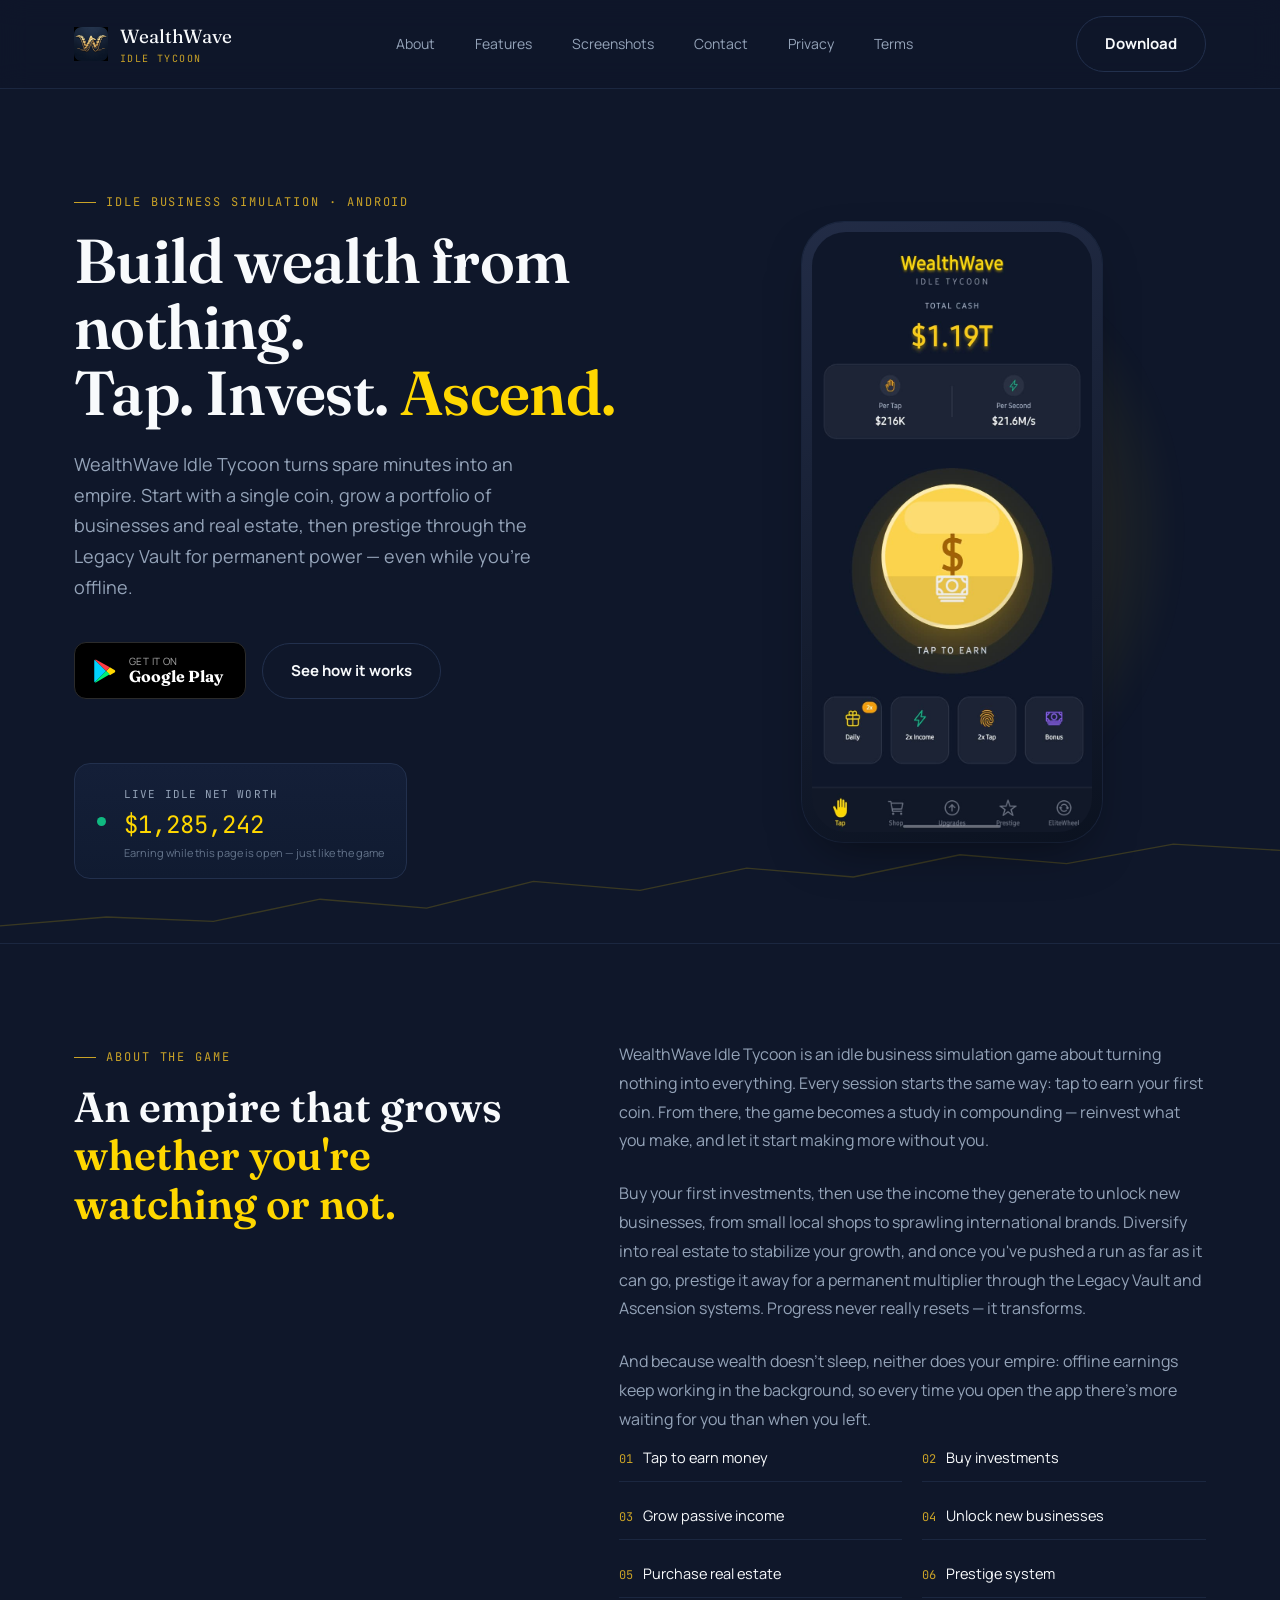
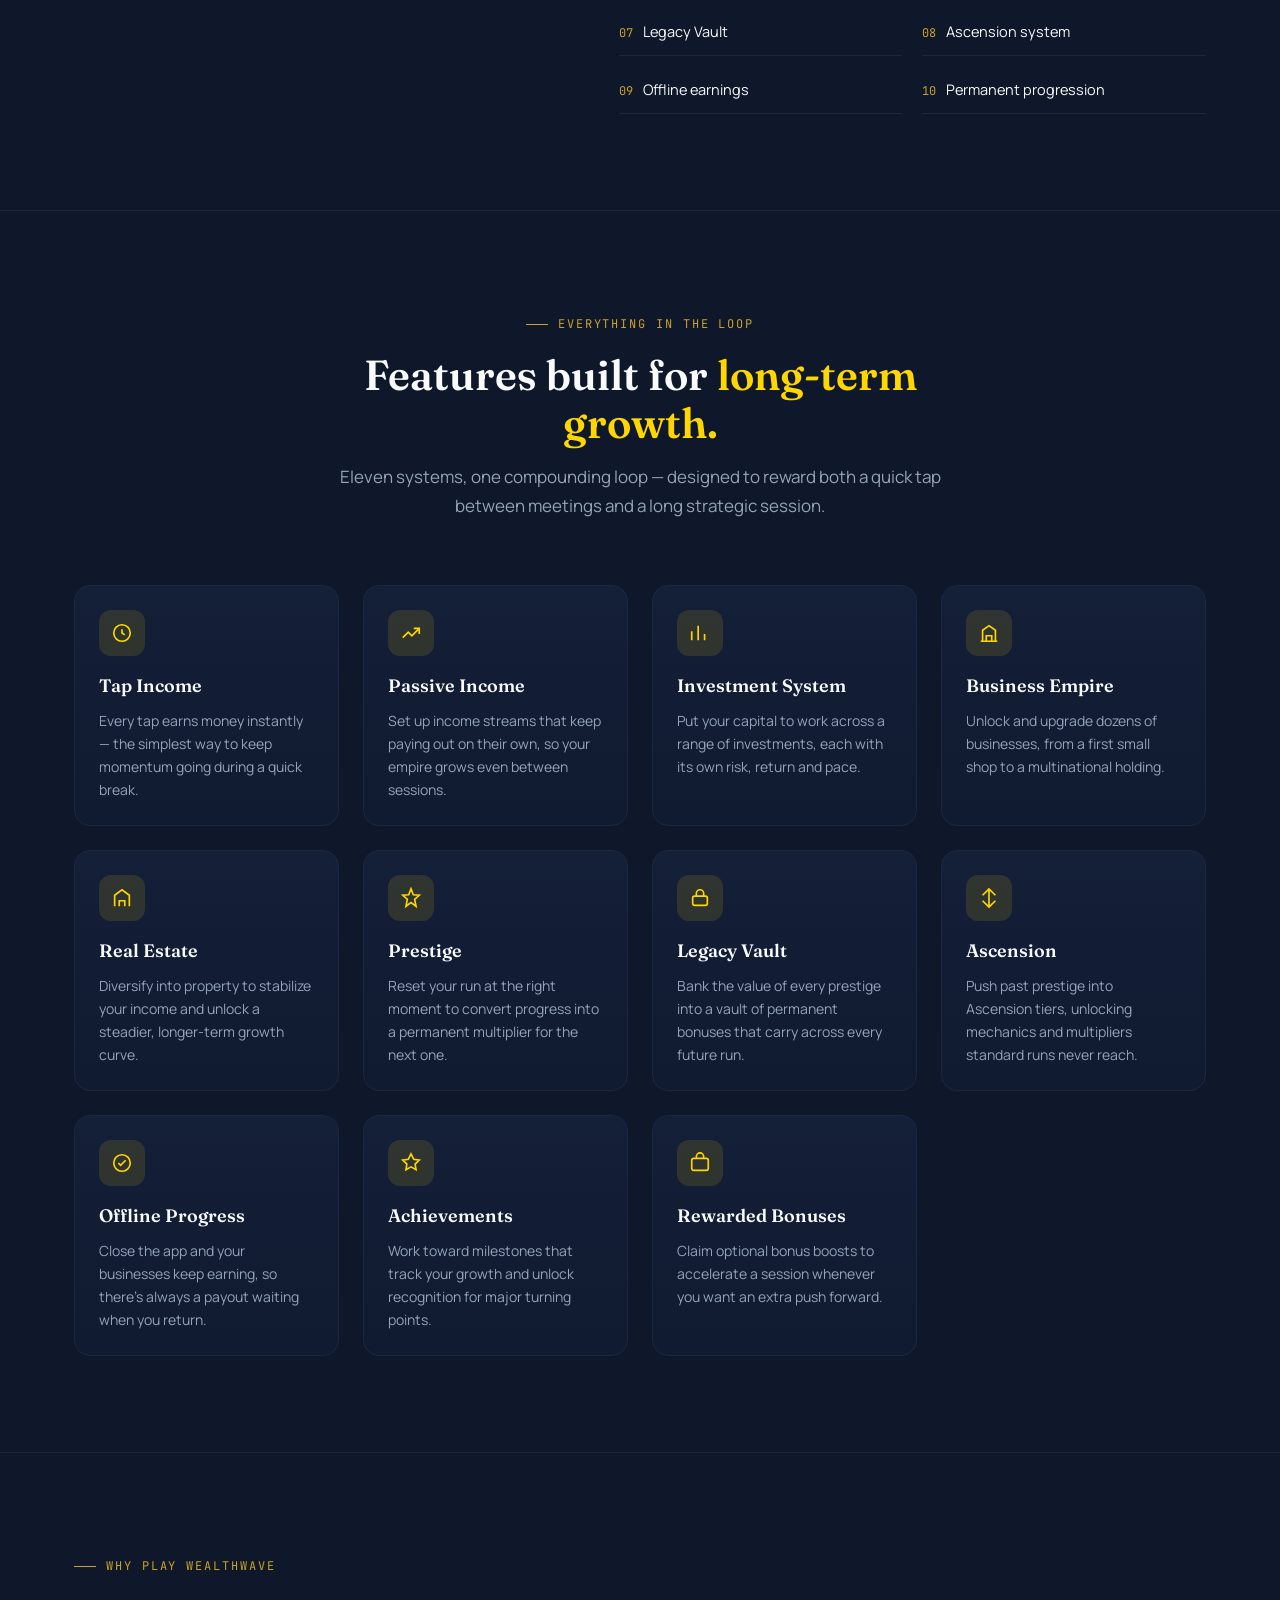
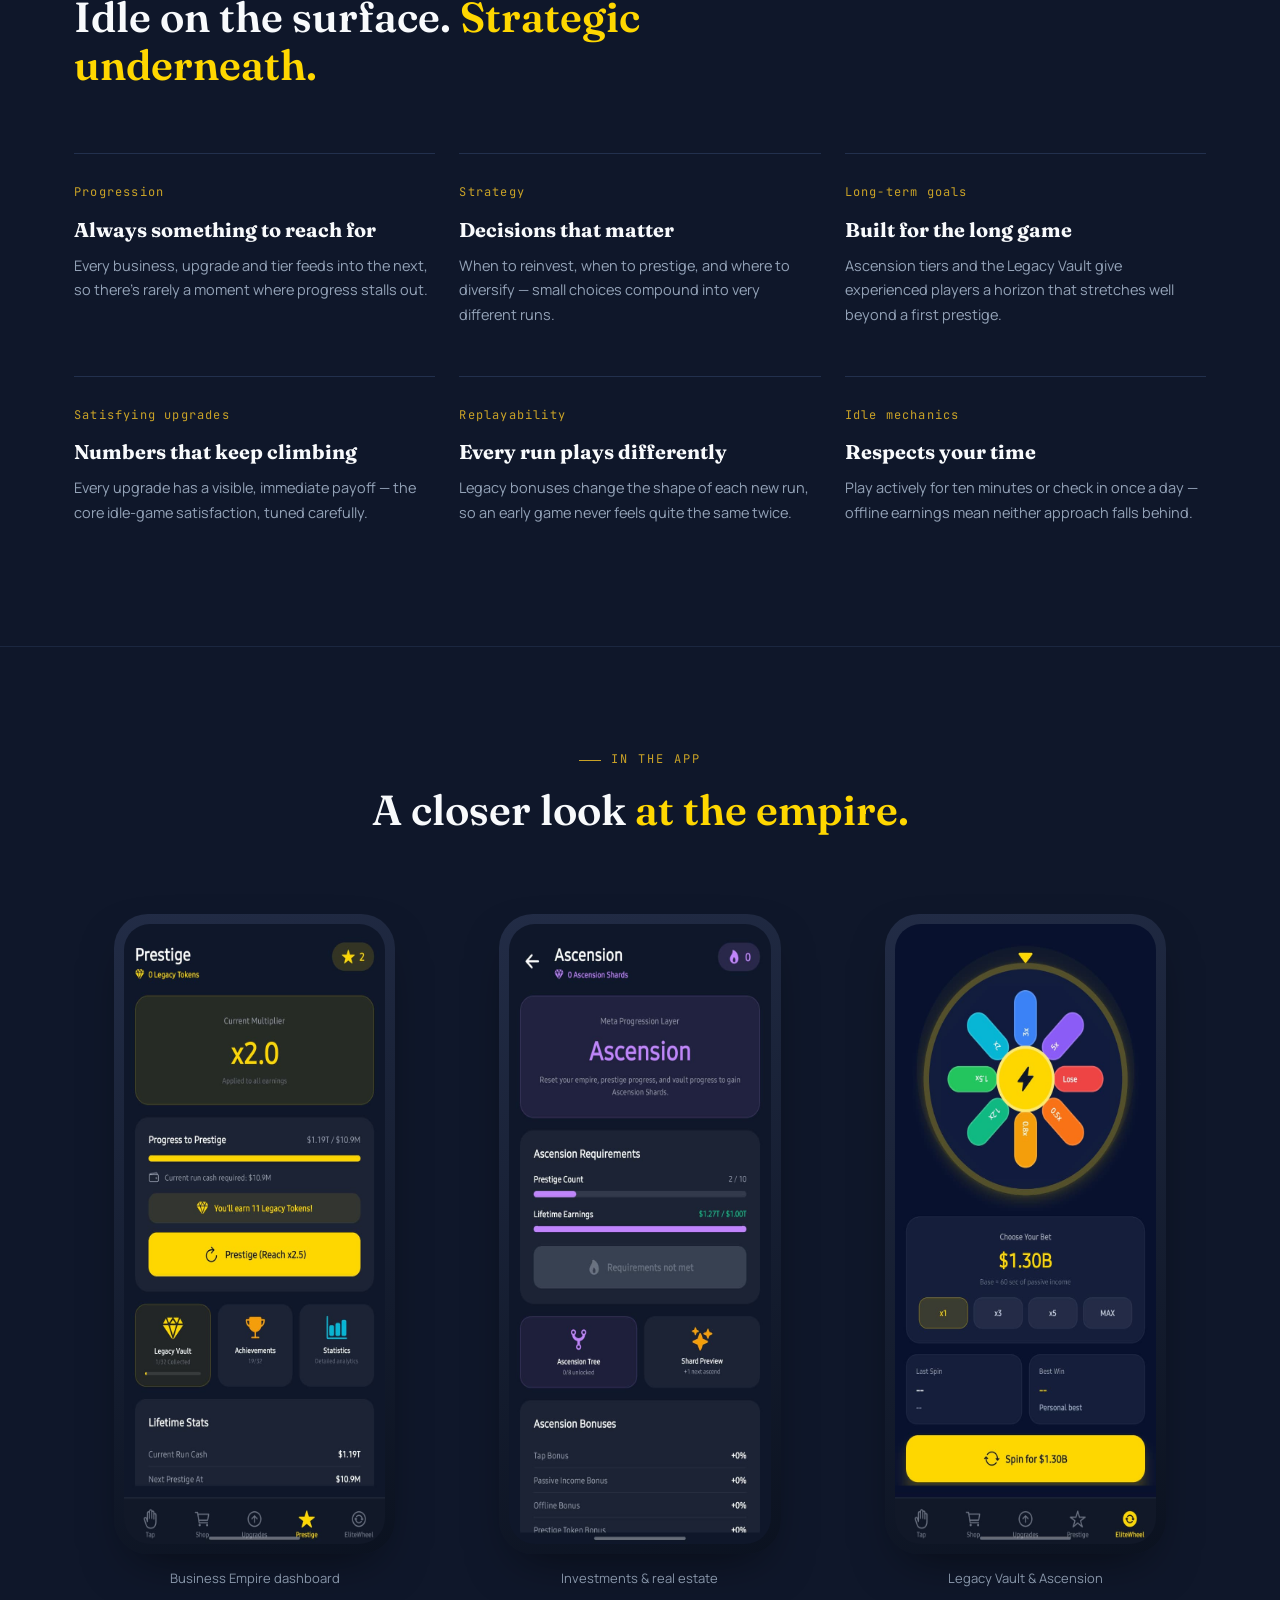
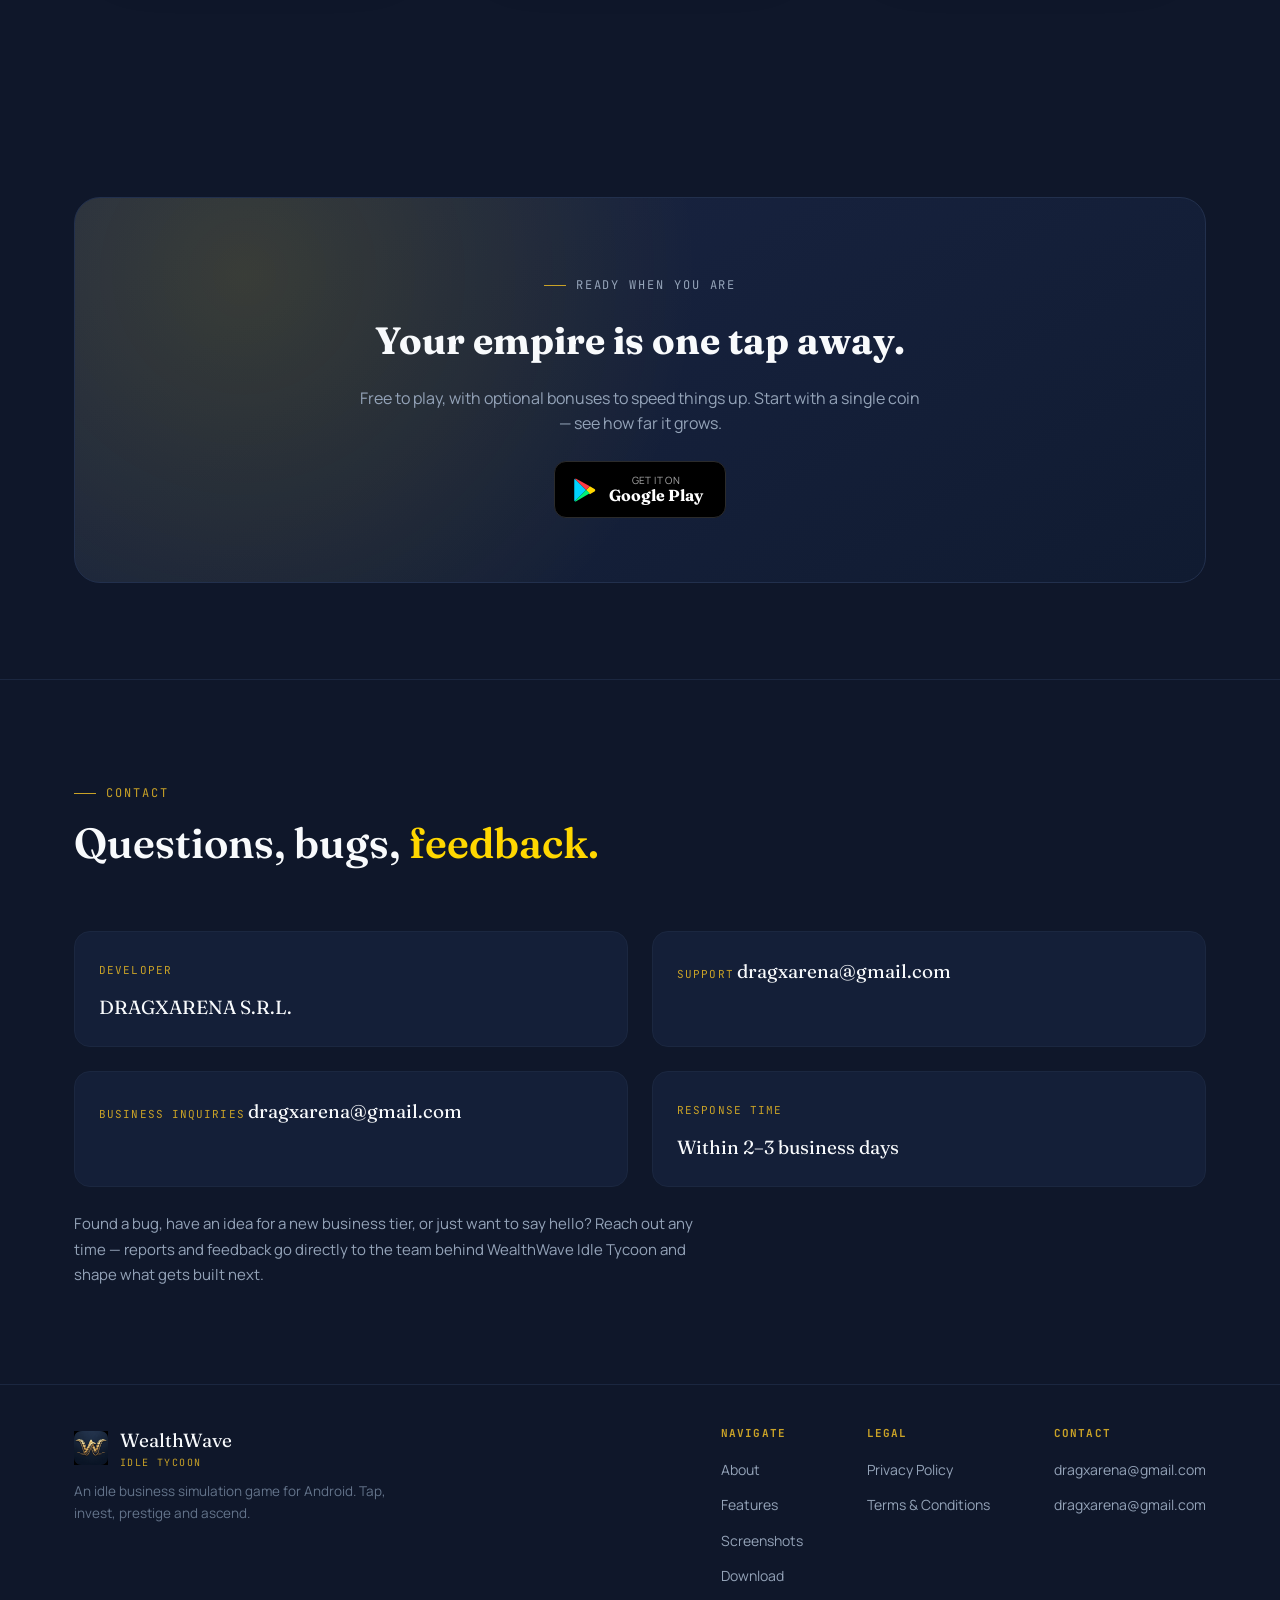
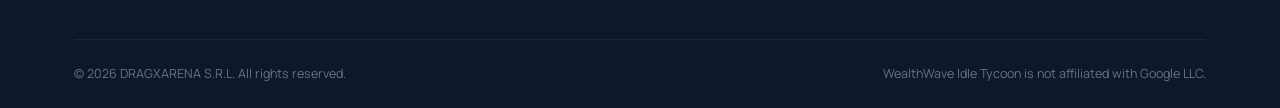
<file: index.html>
<!DOCTYPE html>
<html lang="en">
<head>
  <meta charset="UTF-8">
  <meta name="viewport" content="width=device-width, initial-scale=1.0">
  <title>WealthWave Idle Tycoon — Build Your Empire, One Tap at a Time</title>
  <meta name="description" content="WealthWave Idle Tycoon is a premium idle business simulation game for Android. Tap to earn, grow passive income, build a business empire, invest in real estate, and ascend through prestige and Legacy Vault systems.">
  <meta name="keywords" content="WealthWave Idle Tycoon, idle game, tycoon game, business simulation, idle tycoon Android, incremental game, business empire game, prestige idle game">
  <meta name="author" content="DRAGXARENA S.R.L.">
  <link rel="canonical" href="https://example.com/">

  <!-- Open Graph -->
  <meta property="og:type" content="website">
  <meta property="og:title" content="WealthWave Idle Tycoon — Build Your Empire, One Tap at a Time">
  <meta property="og:description" content="A premium idle business simulation for Android. Tap, invest, prestige and ascend to build the ultimate empire.">
  <meta property="og:image" content="https://example.com/images/hero-placeholder.jpeg">
  <meta property="og:url" content="https://example.com/">
  <meta property="og:site_name" content="WealthWave Idle Tycoon">
  <meta property="og:locale" content="en_US">

  <!-- Twitter -->
  <meta name="twitter:card" content="summary_large_image">
  <meta name="twitter:title" content="WealthWave Idle Tycoon — Build Your Empire, One Tap at a Time">
  <meta name="twitter:description" content="A premium idle business simulation for Android. Tap, invest, prestige and ascend to build the ultimate empire.">
  <meta name="twitter:image" content="https://example.com/images/hero-placeholder.jpeg">

  <link rel="icon" href="favicon.svg" type="image/svg+xml">
  <link rel="icon" href="favicon.ico" sizes="any">

  <link rel="preconnect" href="https://fonts.googleapis.com">
  <link rel="preconnect" href="https://fonts.gstatic.com" crossorigin>
  <link href="https://fonts.googleapis.com/css2?family=Fraunces:opsz,wght@9..144,500;9..144,600;9..144,700&family=Manrope:wght@400;500;600;700;800&family=JetBrains+Mono:wght@400;500&display=swap" rel="stylesheet">

  <link rel="stylesheet" href="css/style.css">
</head>
<body>
  <a class="skip-link" href="#main">Skip to content</a>

  <!-- =================== HEADER =================== -->
  <header class="site-header">
    <nav class="nav" aria-label="Primary">
      <a href="index.html" class="brand">
        <img src="images/logo-placeholder.png" alt="WealthWave Idle Tycoon logo" width="34" height="34">
        <span>
          WealthWave
          <span class="brand-sub">IDLE TYCOON</span>
        </span>
      </a>

      <ul class="nav-links">
        <li><a href="#about">About</a></li>
        <li><a href="#features">Features</a></li>
        <li><a href="#screenshots">Screenshots</a></li>
        <li><a href="#contact">Contact</a></li>
        <li><a href="privacy.html">Privacy</a></li>
        <li><a href="terms.html">Terms</a></li>
      </ul>

      <div class="nav-cta">
        <a href="#download" class="btn btn-ghost">Download</a>
      </div>

      <button class="nav-toggle" aria-label="Toggle navigation menu" aria-expanded="false">
        <svg width="20" height="20" viewBox="0 0 24 24" fill="none" stroke="currentColor" stroke-width="2" stroke-linecap="round"><line x1="3" y1="6" x2="21" y2="6"/><line x1="3" y1="12" x2="21" y2="12"/><line x1="3" y1="18" x2="21" y2="18"/></svg>
      </button>
    </nav>
  </header>

  <main id="main">
    <!-- =================== HERO =================== -->
    <section class="hero">
      <div class="container hero-grid">
        <div class="hero-copy">
          <p class="eyebrow">Idle Business Simulation · Android</p>
          <h1>Build wealth from nothing.<br>Tap. Invest. <span class="accent">Ascend.</span></h1>
          <p class="hero-sub">
            WealthWave Idle Tycoon turns spare minutes into an empire. Start with a single coin,
            grow a portfolio of businesses and real estate, then prestige through the Legacy Vault
            for permanent power — even while you're offline.
          </p>

          <div class="hero-actions">
            <a href="#download" class="play-badge" aria-label="Get it on Google Play">
              <svg viewBox="0 0 24 24" aria-hidden="true"><path fill="#00D2FF" d="M3 2.5v19c0 .4.2.7.5.9L14 12 3.5 1.6c-.3.2-.5.5-.5.9z"/><path fill="#FFD700" d="M14 12l3.4-3.4 4.3 2.5c.9.5.9 1.8 0 2.3l-4.3 2.5L14 12z"/><path fill="#00F076" d="M14 12L3.5 22.4c.2.1.4.2.6.2.2 0 .5-.1.7-.2L17.4 15 14 12z"/><path fill="#FF3A44" d="M14 12l3.4-3.5L4.8 1.7c-.4-.2-.9-.2-1.3 0L14 12z"/></svg>
              <span class="badge-copy">
                <small>GET IT ON</small>
                <strong>Google Play</strong>
              </span>
            </a>
            <a href="#about" class="btn btn-ghost">See how it works</a>
          </div>

          <div class="hero-ticker">
            <span class="ticker-dot" aria-hidden="true"></span>
            <div>
              <span class="ticker-label">Live idle net worth</span><br>
              <span class="ticker-value" data-wealth-ticker>$1,284,902</span>
              <div class="ticker-sub">Earning while this page is open — just like the game</div>
            </div>
          </div>
        </div>

        <div class="hero-visual">
          <div class="phone-frame">
            <img src="images/hero-placeholder.jpeg" alt="WealthWave Idle Tycoon app screen showing net worth, businesses and an ascension button" width="300" height="600">
          </div>
        </div>
      </div>

      <svg class="hero-chart-line" viewBox="0 0 1440 120" preserveAspectRatio="none" aria-hidden="true">
        <polyline points="0,100 120,90 240,95 360,70 480,80 600,50 720,60 840,35 960,45 1080,20 1200,30 1320,8 1440,15"
          fill="none" stroke="#FFD700" stroke-width="1.5" opacity="0.35"/>
      </svg>
    </section>

    <!-- =================== ABOUT =================== -->
    <section class="about" id="about">
      <div class="container about-grid">
        <div class="section-head">
          <p class="eyebrow">About the game</p>
          <h2 class="section-title">An empire that grows <em>whether you're watching or not.</em></h2>
        </div>

        <div>
          <div class="about-copy">
            <p>
              WealthWave Idle Tycoon is an idle business simulation game about turning nothing into
              everything. Every session starts the same way: tap to earn your first coin. From there,
              the game becomes a study in compounding — reinvest what you make, and let it start
              making more without you.
            </p>
            <p>
              Buy your first investments, then use the income they generate to unlock new businesses,
              from small local shops to sprawling international brands. Diversify into real estate to
              stabilize your growth, and once you've pushed a run as far as it can go, prestige it away
              for a permanent multiplier through the Legacy Vault and Ascension systems. Progress never
              really resets — it transforms.
            </p>
            <p>
              And because wealth doesn't sleep, neither does your empire: offline earnings keep working
              in the background, so every time you open the app there's more waiting for you than when
              you left.
            </p>
          </div>

          <ul class="mechanics-list">
            <li><span class="mech-index">01</span> Tap to earn money</li>
            <li><span class="mech-index">02</span> Buy investments</li>
            <li><span class="mech-index">03</span> Grow passive income</li>
            <li><span class="mech-index">04</span> Unlock new businesses</li>
            <li><span class="mech-index">05</span> Purchase real estate</li>
            <li><span class="mech-index">06</span> Prestige system</li>
            <li><span class="mech-index">07</span> Legacy Vault</li>
            <li><span class="mech-index">08</span> Ascension system</li>
            <li><span class="mech-index">09</span> Offline earnings</li>
            <li><span class="mech-index">10</span> Permanent progression</li>
          </ul>
        </div>
      </div>
    </section>

    <!-- =================== FEATURES =================== -->
    <section class="features" id="features">
      <div class="container">
        <div class="section-head center" style="margin-left:auto;margin-right:auto;">
          <p class="eyebrow" style="justify-content:center;">Everything in the loop</p>
          <h2 class="section-title">Features built for <em>long-term growth.</em></h2>
          <p class="section-lede">Eleven systems, one compounding loop — designed to reward both a quick tap between meetings and a long strategic session.</p>
        </div>

        <div class="feature-grid">

          <article class="feature-card">
            <div class="feature-icon"><svg viewBox="0 0 24 24" fill="none" stroke="currentColor" stroke-width="1.8"><circle cx="12" cy="12" r="9"/><path d="M12 8v4l3 2"/></svg></div>
            <h3>Tap Income</h3>
            <p>Every tap earns money instantly — the simplest way to keep momentum going during a quick break.</p>
          </article>

          <article class="feature-card">
            <div class="feature-icon"><svg viewBox="0 0 24 24" fill="none" stroke="currentColor" stroke-width="1.8"><path d="M3 17l6-6 4 4 8-8"/><path d="M15 7h6v6"/></svg></div>
            <h3>Passive Income</h3>
            <p>Set up income streams that keep paying out on their own, so your empire grows even between sessions.</p>
          </article>

          <article class="feature-card">
            <div class="feature-icon"><svg viewBox="0 0 24 24" fill="none" stroke="currentColor" stroke-width="1.8"><path d="M3 20V10M10 20V4M17 20v-7"/></svg></div>
            <h3>Investment System</h3>
            <p>Put your capital to work across a range of investments, each with its own risk, return and pace.</p>
          </article>

          <article class="feature-card">
            <div class="feature-icon"><svg viewBox="0 0 24 24" fill="none" stroke="currentColor" stroke-width="1.8"><path d="M3 21h18M5 21V9l7-5 7 5v12M9 21v-6h6v6"/></svg></div>
            <h3>Business Empire</h3>
            <p>Unlock and upgrade dozens of businesses, from a first small shop to a multinational holding.</p>
          </article>

          <article class="feature-card">
            <div class="feature-icon"><svg viewBox="0 0 24 24" fill="none" stroke="currentColor" stroke-width="1.8"><path d="M4 21V9l8-6 8 6v12M9 21v-6h6v6"/></svg></div>
            <h3>Real Estate</h3>
            <p>Diversify into property to stabilize your income and unlock a steadier, longer-term growth curve.</p>
          </article>

          <article class="feature-card">
            <div class="feature-icon"><svg viewBox="0 0 24 24" fill="none" stroke="currentColor" stroke-width="1.8"><path d="M12 2l2.5 6.5L21 9l-5 4.5L17.5 21 12 17l-5.5 4L8 13.5 3 9l6.5-.5z"/></svg></div>
            <h3>Prestige</h3>
            <p>Reset your run at the right moment to convert progress into a permanent multiplier for the next one.</p>
          </article>

          <article class="feature-card">
            <div class="feature-icon"><svg viewBox="0 0 24 24" fill="none" stroke="currentColor" stroke-width="1.8"><rect x="4" y="10" width="16" height="10" rx="2"/><path d="M8 10V7a4 4 0 0 1 8 0v3"/></svg></div>
            <h3>Legacy Vault</h3>
            <p>Bank the value of every prestige into a vault of permanent bonuses that carry across every future run.</p>
          </article>

          <article class="feature-card">
            <div class="feature-icon"><svg viewBox="0 0 24 24" fill="none" stroke="currentColor" stroke-width="1.8"><path d="M12 2v20M5 9l7-7 7 7M5 15l7 7 7-7"/></svg></div>
            <h3>Ascension</h3>
            <p>Push past prestige into Ascension tiers, unlocking mechanics and multipliers standard runs never reach.</p>
          </article>

          <article class="feature-card">
            <div class="feature-icon"><svg viewBox="0 0 24 24" fill="none" stroke="currentColor" stroke-width="1.8"><circle cx="12" cy="12" r="9"/><path d="M8 12l2.5 2.5L16 9"/></svg></div>
            <h3>Offline Progress</h3>
            <p>Close the app and your businesses keep earning, so there's always a payout waiting when you return.</p>
          </article>

          <article class="feature-card">
            <div class="feature-icon"><svg viewBox="0 0 24 24" fill="none" stroke="currentColor" stroke-width="1.8"><path d="M12 2l3 6 6 .9-4.5 4.3 1 6-5.5-3-5.5 3 1-6L3 8.9 9 8z"/></svg></div>
            <h3>Achievements</h3>
            <p>Work toward milestones that track your growth and unlock recognition for major turning points.</p>
          </article>

          <article class="feature-card">
            <div class="feature-icon"><svg viewBox="0 0 24 24" fill="none" stroke="currentColor" stroke-width="1.8"><rect x="3" y="7" width="18" height="13" rx="2"/><path d="M8 7V5a4 4 0 0 1 8 0v2"/></svg></div>
            <h3>Rewarded Bonuses</h3>
            <p>Claim optional bonus boosts to accelerate a session whenever you want an extra push forward.</p>
          </article>

        </div>
      </div>
    </section>

    <!-- =================== WHY PLAY =================== -->
    <section class="why">
      <div class="container">
        <div class="section-head">
          <p class="eyebrow">Why play WealthWave</p>
          <h2 class="section-title">Idle on the surface. <em>Strategic underneath.</em></h2>
        </div>

        <div class="why-grid">
          <div class="why-item">
            <span class="why-num">Progression</span>
            <h3>Always something to reach for</h3>
            <p>Every business, upgrade and tier feeds into the next, so there's rarely a moment where progress stalls out.</p>
          </div>
          <div class="why-item">
            <span class="why-num">Strategy</span>
            <h3>Decisions that matter</h3>
            <p>When to reinvest, when to prestige, and where to diversify — small choices compound into very different runs.</p>
          </div>
          <div class="why-item">
            <span class="why-num">Long-term goals</span>
            <h3>Built for the long game</h3>
            <p>Ascension tiers and the Legacy Vault give experienced players a horizon that stretches well beyond a first prestige.</p>
          </div>
          <div class="why-item">
            <span class="why-num">Satisfying upgrades</span>
            <h3>Numbers that keep climbing</h3>
            <p>Every upgrade has a visible, immediate payoff — the core idle-game satisfaction, tuned carefully.</p>
          </div>
          <div class="why-item">
            <span class="why-num">Replayability</span>
            <h3>Every run plays differently</h3>
            <p>Legacy bonuses change the shape of each new run, so an early game never feels quite the same twice.</p>
          </div>
          <div class="why-item">
            <span class="why-num">Idle mechanics</span>
            <h3>Respects your time</h3>
            <p>Play actively for ten minutes or check in once a day — offline earnings mean neither approach falls behind.</p>
          </div>
        </div>
      </div>
    </section>

    <!-- =================== SCREENSHOTS =================== -->
    <section class="gallery" id="screenshots">
      <div class="container">
        <div class="section-head center" style="margin-left:auto;margin-right:auto;">
          <p class="eyebrow" style="justify-content:center;">In the app</p>
          <h2 class="section-title">A closer look <em>at the empire.</em></h2>
        </div>

        <div class="gallery-track">
          <figure>
            <div class="gallery-frame">
              <img src="images/screenshot-1.jpeg" alt="Business empire dashboard screenshot showing owned businesses and passive income" width="300" height="620">
            </div>
            <figcaption class="gallery-caption">Business Empire dashboard</figcaption>
          </figure>
          <figure>
            <div class="gallery-frame">
              <img src="images/screenshot-2.jpeg" alt="Investments and real estate portfolio screenshot with a rising value chart" width="300" height="620">
            </div>
            <figcaption class="gallery-caption">Investments &amp; real estate</figcaption>
          </figure>
          <figure>
            <div class="gallery-frame">
              <img src="images/screenshot-3.jpeg" alt="Legacy Vault and Ascension screen showing permanent bonuses" width="300" height="620">
            </div>
            <figcaption class="gallery-caption">Legacy Vault &amp; Ascension</figcaption>
          </figure>
        </div>
      </div>
    </section>

    <!-- =================== DOWNLOAD =================== -->
    <section class="download-cta" id="download">
      <div class="container">
        <div class="download-panel">
          <p class="eyebrow" style="justify-content:center;">Ready when you are</p>
          <h2>Your empire is one tap away.</h2>
          <p>Free to play, with optional bonuses to speed things up. Start with a single coin — see how far it grows.</p>
          <div class="download-actions">
            <a href="#" class="play-badge" aria-label="Get WealthWave Idle Tycoon on Google Play">
              <svg viewBox="0 0 24 24" aria-hidden="true"><path fill="#00D2FF" d="M3 2.5v19c0 .4.2.7.5.9L14 12 3.5 1.6c-.3.2-.5.5-.5.9z"/><path fill="#FFD700" d="M14 12l3.4-3.4 4.3 2.5c.9.5.9 1.8 0 2.3l-4.3 2.5L14 12z"/><path fill="#00F076" d="M14 12L3.5 22.4c.2.1.4.2.6.2.2 0 .5-.1.7-.2L17.4 15 14 12z"/><path fill="#FF3A44" d="M14 12l3.4-3.5L4.8 1.7c-.4-.2-.9-.2-1.3 0L14 12z"/></svg>
              <span class="badge-copy">
                <small>GET IT ON</small>
                <strong>Google Play</strong>
              </span>
            </a>
          </div>
        </div>
      </div>
    </section>

    <!-- =================== CONTACT =================== -->
    <section class="contact" id="contact">
      <div class="container">
        <div class="section-head">
          <p class="eyebrow">Contact</p>
          <h2 class="section-title">Questions, bugs, <em>feedback.</em></h2>
        </div>

        <div class="contact-grid">
          <div class="contact-card">
            <span class="contact-label">Developer</span>
            <div class="contact-value">DRAGXARENA S.R.L.</div>
          </div>
          <div class="contact-card">
            <span class="contact-label">Support</span>
            <a class="contact-value" href="mailto:dragxarena@gmail.com">dragxarena@gmail.com</a>
          </div>
          <div class="contact-card">
            <span class="contact-label">Business inquiries</span>
            <a class="contact-value" href="mailto:dragxarena@gmail.com.com">dragxarena@gmail.com</a>
          </div>
          <div class="contact-card">
            <span class="contact-label">Response time</span>
            <div class="contact-value">Within 2–3 business days</div>
          </div>
        </div>

        <p class="contact-note">
          Found a bug, have an idea for a new business tier, or just want to say hello? Reach out any
          time — reports and feedback go directly to the team behind WealthWave Idle Tycoon and shape
          what gets built next.
        </p>
      </div>
    </section>
  </main>

  <!-- =================== FOOTER =================== -->
  <footer class="site-footer">
    <div class="container">
      <div class="footer-grid">
        <div class="footer-brand">
          <a href="index.html" class="brand">
            <img src="images/logo-placeholder.png" alt="WealthWave Idle Tycoon logo" width="34" height="34">
            <span>
              WealthWave
              <span class="brand-sub">IDLE TYCOON</span>
            </span>
          </a>
          <p>An idle business simulation game for Android. Tap, invest, prestige and ascend.</p>
        </div>

        <div class="footer-nav">
          <div class="footer-col">
            <h4>Navigate</h4>
            <ul>
              <li><a href="index.html#about">About</a></li>
              <li><a href="index.html#features">Features</a></li>
              <li><a href="index.html#screenshots">Screenshots</a></li>
              <li><a href="index.html#download">Download</a></li>
            </ul>
          </div>
          <div class="footer-col">
            <h4>Legal</h4>
            <ul>
              <li><a href="privacy.html">Privacy Policy</a></li>
              <li><a href="terms.html">Terms &amp; Conditions</a></li>
            </ul>
          </div>
          <div class="footer-col">
            <h4>Contact</h4>
            <ul>
              <li><a href="mailto:dragxarena@gmail.com">dragxarena@gmail.com</a></li>
              <li><a href="mailto:dragxarena@gmail.com">dragxarena@gmail.com</a></li>
            </ul>
          </div>
        </div>
      </div>

      <div class="footer-bottom">
        <span>&copy; <span data-current-year>2026</span> DRAGXARENA S.R.L. All rights reserved.</span>
        <span>WealthWave Idle Tycoon is not affiliated with Google LLC.</span>
      </div>
    </div>
  </footer>

  <script src="js/script.js"></script>
</body>
</html>
</file>
<file: css/style.css>
/* =====================================================================
   WealthWave Idle Tycoon — Official Website Stylesheet
   Design language: dark luxury fintech. Navy ledger background, gold
   ink accents, serif display type for figures, quiet grid body copy.
   ===================================================================== */

/* ---------------------------------------------------------------------
   1. Design tokens
   --------------------------------------------------------------------- */
:root {
  /* Color */
  --bg-primary: #0F172A;
  --bg-panel: #141F38;
  --bg-panel-alt: #101B31;
  --bg-elevated: #1A2544;
  --line: #22304D;
  --line-soft: #1B2740;

  --gold: #FFD700;
  --gold-dim: #C9A227;
  --gold-soft: rgba(255, 215, 0, 0.12);

  --white: #F8FAFC;
  --light-gray: #94A3B8;
  --gray-dim: #64748B;
  --emerald: #10B981;
  --emerald-soft: rgba(16, 185, 129, 0.14);

  /* Type */
  --font-display: "Fraunces", Georgia, "Times New Roman", serif;
  --font-body: "Manrope", -apple-system, BlinkMacSystemFont, "Segoe UI", sans-serif;
  --font-mono: "JetBrains Mono", "Courier New", monospace;

  /* Layout */
  --container: 1180px;
  --radius-sm: 10px;
  --radius-md: 16px;
  --radius-lg: 26px;
  --space-1: 8px;
  --space-2: 16px;
  --space-3: 24px;
  --space-4: 40px;
  --space-5: 64px;
  --space-6: 96px;

  --shadow-card: 0 20px 50px -20px rgba(0, 0, 0, 0.55);
  --shadow-gold: 0 12px 30px -10px rgba(255, 215, 0, 0.25);
  --ease: cubic-bezier(0.22, 1, 0.36, 1);
}

/* ---------------------------------------------------------------------
   2. Reset & base
   --------------------------------------------------------------------- */
*, *::before, *::after { box-sizing: border-box; }

html {
  scroll-behavior: smooth;
}

@media (prefers-reduced-motion: reduce) {
  html { scroll-behavior: auto; }
  *, *::before, *::after {
    animation-duration: 0.01ms !important;
    animation-iteration-count: 1 !important;
    transition-duration: 0.01ms !important;
    scroll-behavior: auto !important;
  }
}

body {
  margin: 0;
  background: var(--bg-primary);
  color: var(--white);
  font-family: var(--font-body);
  font-size: 16px;
  line-height: 1.6;
  -webkit-font-smoothing: antialiased;
  overflow-x: hidden;
}

img { max-width: 100%; display: block; }
a { color: inherit; text-decoration: none; }
ul { margin: 0; padding: 0; list-style: none; }
h1, h2, h3, h4, p { margin: 0; }

.container {
  width: 100%;
  max-width: var(--container);
  margin: 0 auto;
  padding: 0 var(--space-3);
}

section { position: relative; }

:focus-visible {
  outline: 2px solid var(--gold);
  outline-offset: 3px;
  border-radius: 4px;
}

.skip-link {
  position: absolute;
  left: -999px;
  top: 0;
  background: var(--gold);
  color: var(--bg-primary);
  padding: 10px 18px;
  border-radius: 0 0 8px 0;
  z-index: 999;
  font-weight: 700;
}
.skip-link:focus { left: 0; }

/* Eyebrow / label */
.eyebrow {
  display: inline-flex;
  align-items: center;
  gap: 10px;
  font-family: var(--font-mono);
  font-size: 12px;
  letter-spacing: 0.16em;
  text-transform: uppercase;
  color: var(--gold-dim);
  margin-bottom: var(--space-2);
}
.eyebrow::before {
  content: "";
  width: 22px;
  height: 1px;
  background: var(--gold-dim);
}

.section-head {
  max-width: 640px;
  margin-bottom: var(--space-5);
}
.section-head.center { margin-left: auto; margin-right: auto; text-align: center; }

.section-title {
  font-family: var(--font-display);
  font-weight: 600;
  font-size: clamp(28px, 4vw, 42px);
  line-height: 1.15;
  color: var(--white);
}
.section-title em {
  font-style: normal;
  color: var(--gold);
}

.section-lede {
  margin-top: var(--space-2);
  color: var(--light-gray);
  font-size: 17px;
  line-height: 1.7;
}

/* Buttons */
.btn {
  display: inline-flex;
  align-items: center;
  justify-content: center;
  gap: 10px;
  padding: 15px 28px;
  border-radius: 999px;
  font-family: var(--font-body);
  font-weight: 700;
  font-size: 15px;
  border: 1px solid transparent;
  cursor: pointer;
  transition: transform 0.35s var(--ease), box-shadow 0.35s var(--ease), background 0.35s var(--ease), border-color 0.35s var(--ease);
  white-space: nowrap;
}
.btn-primary {
  background: linear-gradient(135deg, #FFE58A, var(--gold) 45%, var(--gold-dim));
  color: #14100A;
  box-shadow: var(--shadow-gold);
}
.btn-primary:hover { transform: translateY(-2px); box-shadow: 0 16px 36px -10px rgba(255, 215, 0, 0.4); }
.btn-ghost {
  background: transparent;
  color: var(--white);
  border-color: var(--line);
}
.btn-ghost:hover { border-color: var(--gold-dim); color: var(--gold); }

/* Google Play badge (placeholder, built in CSS/SVG — no external asset needed) */
.play-badge {
  display: inline-flex;
  align-items: center;
  gap: 12px;
  padding: 12px 22px 12px 16px;
  background: #000;
  border: 1px solid #2b2b2b;
  border-radius: 12px;
  transition: transform 0.35s var(--ease), border-color 0.35s var(--ease);
}
.play-badge:hover { transform: translateY(-2px); border-color: var(--gold-dim); }
.play-badge svg { width: 26px; height: 26px; flex-shrink: 0; }
.play-badge .badge-copy { line-height: 1.2; }
.play-badge .badge-copy small { display: block; font-size: 10px; color: #aaa; letter-spacing: 0.04em; }
.play-badge .badge-copy strong { display: block; font-size: 16px; font-family: var(--font-display); color: #fff; }

/* ---------------------------------------------------------------------
   3. Header / Nav
   --------------------------------------------------------------------- */
.site-header {
  position: sticky;
  top: 0;
  z-index: 100;
  background: rgba(15, 23, 42, 0.78);
  backdrop-filter: blur(14px);
  -webkit-backdrop-filter: blur(14px);
  border-bottom: 1px solid var(--line-soft);
}

.nav {
  display: flex;
  align-items: center;
  justify-content: space-between;
  padding: 16px var(--space-3);
  max-width: var(--container);
  margin: 0 auto;
}

.brand {
  display: flex;
  align-items: center;
  gap: 12px;
  font-family: var(--font-display);
  font-size: 19px;
  color: var(--white);
}
.brand img { width: 34px; height: 34px; }
.brand .brand-sub { display: block; font-family: var(--font-mono); font-size: 10px; color: var(--gold-dim); letter-spacing: 0.14em; }

.nav-links {
  display: flex;
  align-items: center;
  gap: var(--space-4);
}
.nav-links a {
  font-size: 14px;
  color: var(--light-gray);
  transition: color 0.25s var(--ease);
  position: relative;
}
.nav-links a:hover { color: var(--white); }
.nav-links a.current { color: var(--gold); }

.nav-cta { display: flex; align-items: center; gap: var(--space-2); }

.nav-toggle {
  display: none;
  background: none;
  border: 1px solid var(--line);
  border-radius: 8px;
  width: 42px;
  height: 42px;
  color: var(--white);
  cursor: pointer;
  align-items: center;
  justify-content: center;
}

/* ---------------------------------------------------------------------
   4. Hero
   --------------------------------------------------------------------- */
.hero {
  padding: var(--space-6) 0 var(--space-5);
  overflow: hidden;
}

.hero-grid {
  display: grid;
  grid-template-columns: 1.05fr 0.95fr;
  gap: var(--space-5);
  align-items: center;
}

.hero-copy h1 {
  font-family: var(--font-display);
  font-size: clamp(38px, 5.4vw, 62px);
  line-height: 1.06;
  font-weight: 600;
  letter-spacing: -0.01em;
}
.hero-copy h1 .accent { color: var(--gold); }

.hero-sub {
  margin-top: var(--space-3);
  font-size: 18px;
  color: var(--light-gray);
  max-width: 480px;
  line-height: 1.7;
}

.hero-actions {
  margin-top: var(--space-4);
  display: flex;
  flex-wrap: wrap;
  gap: 16px;
  align-items: center;
}

/* Signature element: live idle-earnings ticker */
.hero-ticker {
  margin-top: var(--space-5);
  display: inline-flex;
  align-items: center;
  gap: 18px;
  padding: 16px 22px;
  border: 1px solid var(--line);
  border-radius: var(--radius-md);
  background: linear-gradient(180deg, var(--bg-panel), var(--bg-panel-alt));
}
.hero-ticker .ticker-dot {
  width: 9px; height: 9px; border-radius: 50%;
  background: var(--emerald);
  box-shadow: 0 0 0 0 rgba(16,185,129,0.55);
  animation: pulseDot 2s infinite;
  flex-shrink: 0;
}
@keyframes pulseDot {
  0% { box-shadow: 0 0 0 0 rgba(16,185,129,0.5); }
  70% { box-shadow: 0 0 0 9px rgba(16,185,129,0); }
  100% { box-shadow: 0 0 0 0 rgba(16,185,129,0); }
}
.hero-ticker .ticker-label {
  font-family: var(--font-mono);
  font-size: 11px;
  letter-spacing: 0.1em;
  color: var(--light-gray);
  text-transform: uppercase;
}
.hero-ticker .ticker-value {
  font-family: var(--font-mono);
  font-size: 24px;
  color: var(--gold);
  font-variant-numeric: tabular-nums;
}
.hero-ticker .ticker-sub {
  font-size: 11px;
  color: var(--gray-dim);
}

.hero-visual {
  position: relative;
  display: flex;
  justify-content: center;
}

.hero-visual::before {
  content: "";
  position: absolute;
  inset: -10% -10% -10% 10%;
  background: radial-gradient(closest-side, rgba(255,215,0,0.16), transparent 70%);
  filter: blur(10px);
  z-index: 0;
}

.phone-frame {
  position: relative;
  z-index: 1;
  width: min(300px, 78vw);
  border-radius: 42px;
  padding: 10px;
  background: linear-gradient(160deg, #222c46, #0b1220);
  box-shadow: var(--shadow-card), 0 0 0 1px var(--line-soft);
  animation: floatY 6s ease-in-out infinite;
}
.phone-frame img { border-radius: 34px; }

@keyframes floatY {
  0%, 100% { transform: translateY(0); }
  50% { transform: translateY(-14px); }
}

/* ambient growth-chart line behind hero */
.hero-chart-line {
  position: absolute;
  left: 0; right: 0; bottom: -1px;
  width: 100%;
  height: auto;
  opacity: 0.5;
  z-index: 0;
  pointer-events: none;
}

/* ---------------------------------------------------------------------
   5. About
   --------------------------------------------------------------------- */
.about {
  padding: var(--space-6) 0;
  border-top: 1px solid var(--line-soft);
}

.about-grid {
  display: grid;
  grid-template-columns: 0.9fr 1.1fr;
  gap: var(--space-5);
  align-items: start;
}

.about-copy p {
  color: var(--light-gray);
  font-size: 16px;
  line-height: 1.8;
  margin-bottom: var(--space-3);
}
.about-copy p:last-child { margin-bottom: 0; }

.mechanics-list {
  display: grid;
  grid-template-columns: repeat(2, 1fr);
  gap: 10px 20px;
}
.mechanics-list li {
  display: flex;
  align-items: baseline;
  gap: 10px;
  padding: 12px 0;
  border-bottom: 1px solid var(--line-soft);
  font-size: 14.5px;
  color: var(--white);
}
.mechanics-list li .mech-index {
  font-family: var(--font-mono);
  color: var(--gold-dim);
  font-size: 12px;
}

/* ---------------------------------------------------------------------
   6. Feature cards
   --------------------------------------------------------------------- */
.features { padding: var(--space-6) 0; border-top: 1px solid var(--line-soft); }

.feature-grid {
  display: grid;
  grid-template-columns: repeat(auto-fit, minmax(260px, 1fr));
  gap: var(--space-3);
}

.feature-card {
  background: linear-gradient(180deg, var(--bg-panel), var(--bg-panel-alt));
  border: 1px solid var(--line-soft);
  border-radius: var(--radius-md);
  padding: var(--space-3);
  transition: transform 0.35s var(--ease), border-color 0.35s var(--ease), box-shadow 0.35s var(--ease);
}
.feature-card:hover {
  transform: translateY(-6px);
  border-color: var(--gold-dim);
  box-shadow: var(--shadow-card);
}

.feature-icon {
  width: 46px; height: 46px;
  border-radius: 12px;
  display: flex; align-items: center; justify-content: center;
  background: var(--gold-soft);
  color: var(--gold);
  margin-bottom: var(--space-2);
}
.feature-icon svg { width: 22px; height: 22px; }

.feature-card h3 {
  font-family: var(--font-display);
  font-size: 18px;
  font-weight: 600;
  color: var(--white);
  margin-bottom: 8px;
}
.feature-card p {
  font-size: 14px;
  color: var(--light-gray);
  line-height: 1.65;
}

/* ---------------------------------------------------------------------
   7. Why play
   --------------------------------------------------------------------- */
.why { padding: var(--space-6) 0; border-top: 1px solid var(--line-soft); }

.why-grid {
  display: grid;
  grid-template-columns: repeat(3, 1fr);
  gap: var(--space-3);
}

.why-item {
  padding: var(--space-3) 0;
  border-top: 1px solid var(--line);
}
.why-item .why-num {
  font-family: var(--font-mono);
  font-size: 12px;
  color: var(--gold-dim);
  letter-spacing: 0.1em;
}
.why-item h3 {
  margin-top: 10px;
  font-family: var(--font-display);
  font-size: 20px;
  color: var(--white);
}
.why-item p {
  margin-top: 8px;
  font-size: 14.5px;
  color: var(--light-gray);
  line-height: 1.7;
}

/* ---------------------------------------------------------------------
   8. Screenshots
   --------------------------------------------------------------------- */
.gallery { padding: var(--space-6) 0; border-top: 1px solid var(--line-soft); }

.gallery-track {
  display: grid;
  grid-template-columns: repeat(3, 1fr);
  gap: var(--space-3);
}

.gallery-frame {
  border-radius: 34px;
  padding: 10px;
  background: linear-gradient(160deg, #222c46, #0b1220);
  box-shadow: var(--shadow-card);
  transition: transform 0.4s var(--ease);
}
.gallery-frame:hover { transform: translateY(-8px); }
.gallery-frame img { border-radius: 26px; }
.gallery-caption {
  margin-top: 14px;
  text-align: center;
  font-size: 13px;
  color: var(--light-gray);
}

/* ---------------------------------------------------------------------
   9. Download CTA
   --------------------------------------------------------------------- */
.download-cta {
  margin: var(--space-6) 0;
}
.download-panel {
  border-radius: var(--radius-lg);
  padding: var(--space-5);
  background:
    radial-gradient(circle at 15% 20%, rgba(255,215,0,0.14), transparent 45%),
    linear-gradient(150deg, var(--bg-elevated), var(--bg-panel-alt));
  border: 1px solid var(--line);
  text-align: center;
}
.download-panel h2 {
  font-family: var(--font-display);
  font-size: clamp(26px, 3.6vw, 38px);
  color: var(--white);
}
.download-panel p {
  margin-top: 14px;
  color: var(--light-gray);
  max-width: 560px;
  margin-left: auto;
  margin-right: auto;
}
.download-actions {
  margin-top: var(--space-3);
  display: flex;
  justify-content: center;
}

/* ---------------------------------------------------------------------
   10. Contact
   --------------------------------------------------------------------- */
.contact { padding: var(--space-6) 0; border-top: 1px solid var(--line-soft); }

.contact-grid {
  display: grid;
  grid-template-columns: 1fr 1fr;
  gap: var(--space-3);
}

.contact-card {
  padding: var(--space-3);
  border: 1px solid var(--line-soft);
  border-radius: var(--radius-md);
  background: var(--bg-panel);
}
.contact-card .contact-label {
  font-family: var(--font-mono);
  font-size: 11px;
  letter-spacing: 0.1em;
  color: var(--gold-dim);
  text-transform: uppercase;
}
.contact-card .contact-value {
  margin-top: 10px;
  font-family: var(--font-display);
  font-size: 19px;
  color: var(--white);
}
.contact-card a.contact-value:hover { color: var(--gold); }
.contact-note {
  margin-top: var(--space-3);
  color: var(--light-gray);
  font-size: 15px;
  line-height: 1.7;
  max-width: 640px;
}

/* ---------------------------------------------------------------------
   11. Footer
   --------------------------------------------------------------------- */
.site-footer {
  border-top: 1px solid var(--line-soft);
  padding: var(--space-4) 0 var(--space-3);
}
.footer-grid {
  display: flex;
  justify-content: space-between;
  align-items: flex-start;
  flex-wrap: wrap;
  gap: var(--space-3);
}
.footer-brand { max-width: 320px; }
.footer-brand .brand { margin-bottom: 10px; }
.footer-brand p { color: var(--gray-dim); font-size: 13.5px; line-height: 1.6; }

.footer-nav { display: flex; gap: var(--space-5); flex-wrap: wrap; }
.footer-col h4 {
  font-family: var(--font-mono);
  font-size: 11px;
  letter-spacing: 0.1em;
  color: var(--gold-dim);
  text-transform: uppercase;
  margin-bottom: 14px;
}
.footer-col li { margin-bottom: 10px; }
.footer-col a { color: var(--light-gray); font-size: 14px; }
.footer-col a:hover { color: var(--white); }

.footer-bottom {
  margin-top: var(--space-4);
  padding-top: var(--space-3);
  border-top: 1px solid var(--line-soft);
  display: flex;
  justify-content: space-between;
  flex-wrap: wrap;
  gap: 10px;
  font-size: 12.5px;
  color: var(--gray-dim);
}

/* ---------------------------------------------------------------------
   12. Legal pages (privacy / terms)
   --------------------------------------------------------------------- */
.legal-hero {
  padding: var(--space-6) 0 var(--space-4);
  border-bottom: 1px solid var(--line-soft);
}
.legal-hero h1 {
  font-family: var(--font-display);
  font-size: clamp(30px, 4.4vw, 46px);
}
.legal-hero .legal-meta {
  margin-top: 12px;
  color: var(--light-gray);
  font-size: 14px;
}

.legal-body {
  padding: var(--space-5) 0 var(--space-6);
}
.legal-body .container {
  display: grid;
  grid-template-columns: 260px 1fr;
  gap: var(--space-5);
  align-items: start;
}

.legal-toc {
  position: sticky;
  top: 100px;
  border: 1px solid var(--line-soft);
  border-radius: var(--radius-md);
  padding: var(--space-3);
  background: var(--bg-panel);
}
.legal-toc h2 {
  font-family: var(--font-mono);
  font-size: 11px;
  letter-spacing: 0.1em;
  text-transform: uppercase;
  color: var(--gold-dim);
  margin-bottom: 14px;
}
.legal-toc li { margin-bottom: 10px; }
.legal-toc a { font-size: 13.5px; color: var(--light-gray); }
.legal-toc a:hover { color: var(--gold); }

.legal-content section {
  padding-bottom: var(--space-4);
  margin-bottom: var(--space-4);
  border-bottom: 1px solid var(--line-soft);
}
.legal-content section:last-child { border-bottom: none; margin-bottom: 0; }
.legal-content h2 {
  font-family: var(--font-display);
  font-size: 24px;
  color: var(--white);
  margin-bottom: 14px;
  scroll-margin-top: 100px;
}
.legal-content h3 {
  font-family: var(--font-body);
  font-size: 15px;
  color: var(--gold);
  margin: 18px 0 8px;
}
.legal-content p {
  color: var(--light-gray);
  font-size: 15px;
  line-height: 1.8;
  margin-bottom: 12px;
}
.legal-content ul {
  margin: 0 0 12px;
  padding-left: 20px;
  list-style: disc;
}
.legal-content li {
  color: var(--light-gray);
  font-size: 15px;
  line-height: 1.8;
  margin-bottom: 6px;
}
.legal-content a { color: var(--gold); }
.legal-content a:hover { text-decoration: underline; }
.legal-content strong { color: var(--white); }

/* ---------------------------------------------------------------------
   13. Responsive
   --------------------------------------------------------------------- */
@media (max-width: 980px) {
  .hero-grid { grid-template-columns: 1fr; }
  .hero-visual { order: -1; }
  .about-grid { grid-template-columns: 1fr; }
  .why-grid { grid-template-columns: 1fr 1fr; }
  .gallery-track { grid-template-columns: 1fr 1fr; }
  .contact-grid { grid-template-columns: 1fr; }
  .legal-body .container { grid-template-columns: 1fr; }
  .legal-toc { position: static; }
}

@media (max-width: 720px) {
  .nav-links, .nav-cta .btn-ghost { display: none; }
  .nav-toggle { display: flex; }
  .nav.open .nav-links {
    display: flex;
    position: absolute;
    top: 100%;
    left: 0; right: 0;
    flex-direction: column;
    background: var(--bg-primary);
    border-bottom: 1px solid var(--line-soft);
    padding: var(--space-3);
    gap: var(--space-2);
  }
  .why-grid { grid-template-columns: 1fr; }
  .gallery-track { grid-template-columns: 1fr; }
  .mechanics-list { grid-template-columns: 1fr; }
  .footer-grid { flex-direction: column; }
  .footer-nav { gap: var(--space-4); }
}

@media (max-width: 480px) {
  .hero-ticker { flex-wrap: wrap; }
  .download-panel { padding: var(--space-4) var(--space-2); }
}
</file>
